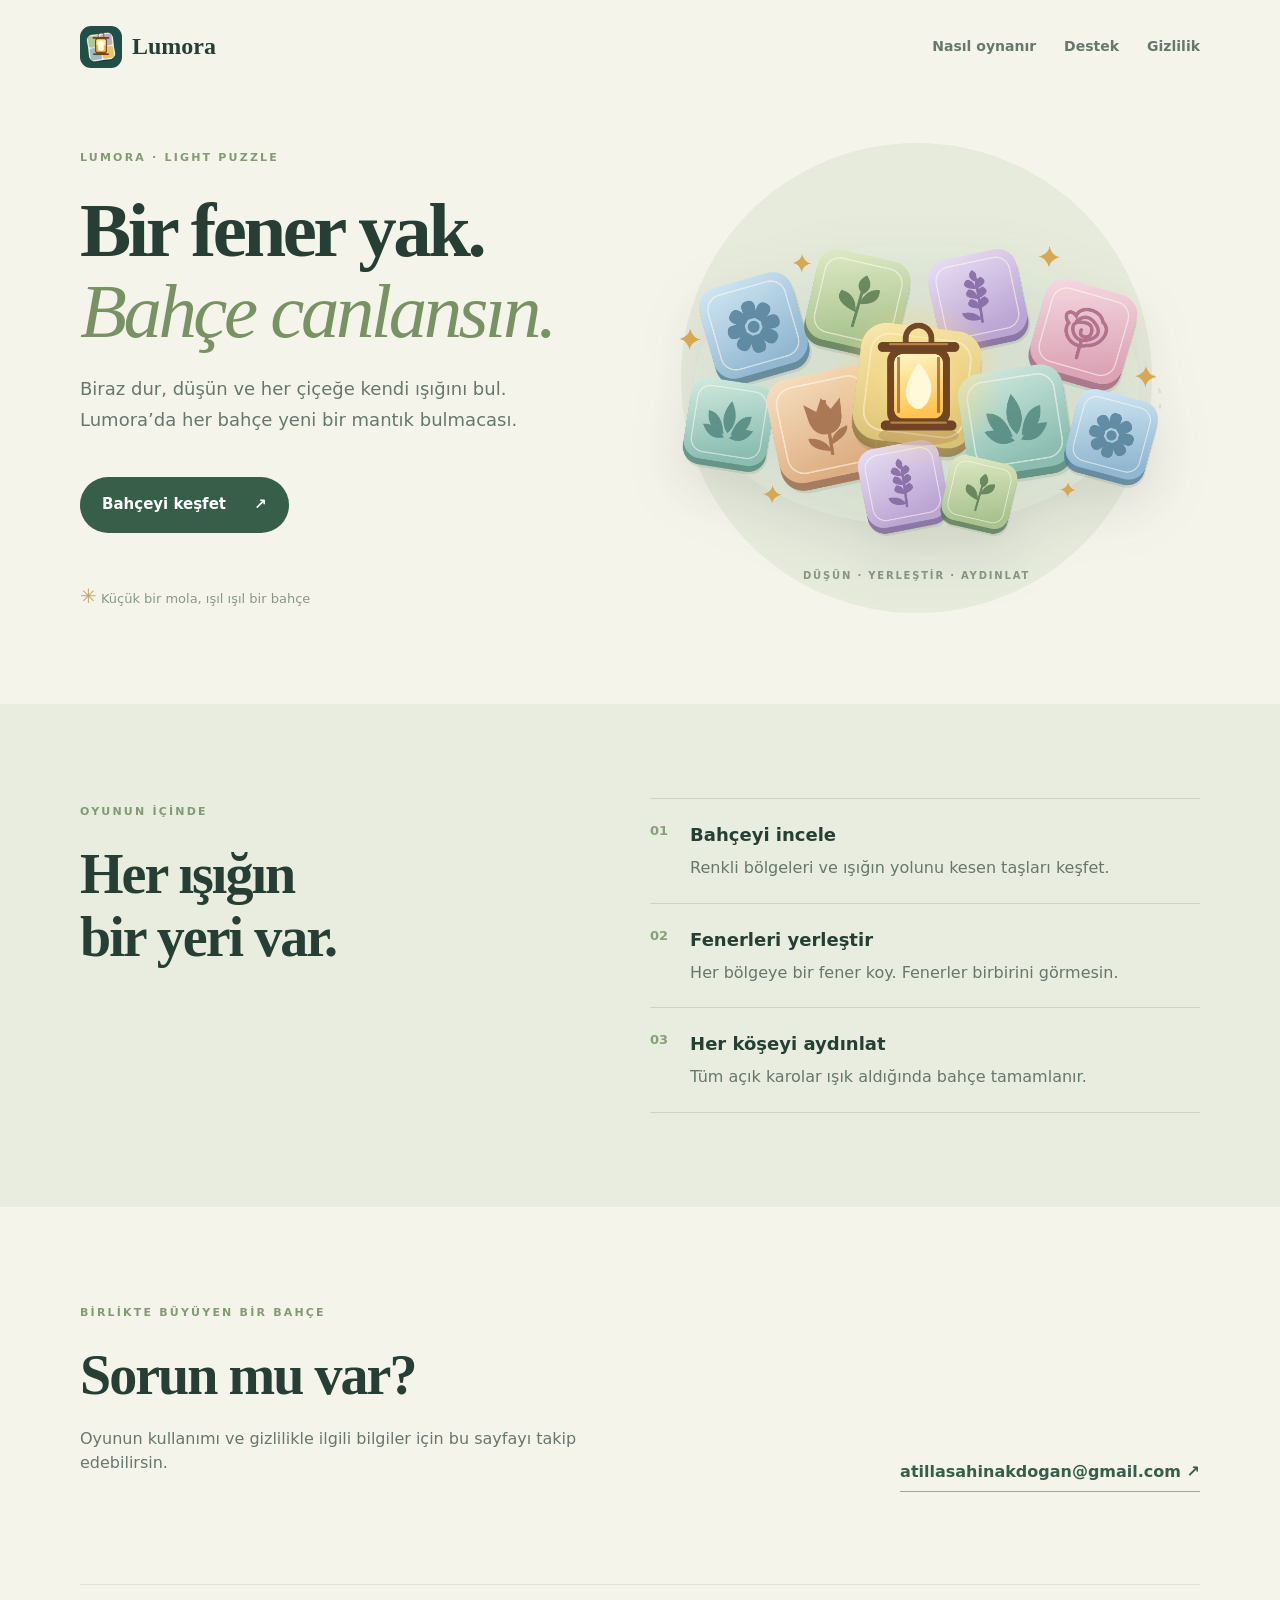
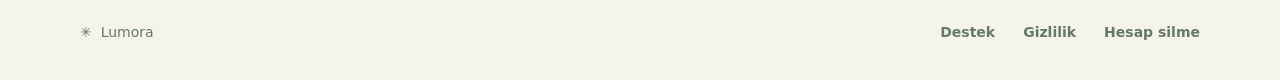
<file: index.html>
<!doctype html>
<html lang="tr">
<head>
  <meta name="google-site-verification" content="If65yyV09s82SnKf-W8G9yvYF4tGPejCx7Hy3o6BOTw">
  <meta charset="utf-8">
  <meta name="viewport" content="width=device-width, initial-scale=1">
  <meta name="theme-color" content="#f5f4eb">
  <meta name="description" content="Lumora, fenerlerle bir bahçeyi aydınlattığın sakin bir mantık bulmacası.">
  <link rel="icon" href="./icon.png">
  <link rel="stylesheet" href="./style.css">
  <title>Lumora · Light Puzzle</title>
</head>
<body>
  <header class="header wrap">
    <a class="brand" href="#home"><img src="./icon.png" alt=""><span>Lumora</span></a>
    <nav aria-label="Ana menü"><a href="#how">Nasıl oynanır</a><a href="#support">Destek</a><a href="./privacy.html">Gizlilik</a></nav>
  </header>
  <main id="home">
    <section class="hero wrap">
      <div class="intro">
        <span class="eyebrow">LUMORA · LIGHT PUZZLE</span>
        <h1>Bir fener yak.<br><em>Bahçe canlansın.</em></h1>
        <p>Biraz dur, düşün ve her çiçeğe kendi ışığını bul. Lumora’da her bahçe yeni bir mantık bulmacası.</p>
        <a class="button" href="#how">Bahçeyi keşfet <span aria-hidden="true">↗</span></a>
        <div class="hero-note"><span class="sparkle">✳</span> Küçük bir mola, ışıl ışıl bir bahçe</div>
      </div>
      <div class="hero-art" aria-label="Fener ve renkli çiçekli karolardan oluşan Lumora görseli">
        <div class="orb"></div><img src="./garden.png" alt="Renkli bahçe karolarının ortasında bir fener">
        <span class="art-label">DÜŞÜN · YERLEŞTİR · AYDINLAT</span>
      </div>
    </section>
    <section id="how" class="how">
      <div class="wrap how-grid">
        <div><span class="eyebrow">OYUNUN İÇİNDE</span><h2>Her ışığın<br>bir yeri var.</h2></div>
        <div class="steps">
          <article><span>01</span><div><h3>Bahçeyi incele</h3><p>Renkli bölgeleri ve ışığın yolunu kesen taşları keşfet.</p></div></article>
          <article><span>02</span><div><h3>Fenerleri yerleştir</h3><p>Her bölgeye bir fener koy. Fenerler birbirini görmesin.</p></div></article>
          <article><span>03</span><div><h3>Her köşeyi aydınlat</h3><p>Tüm açık karolar ışık aldığında bahçe tamamlanır.</p></div></article>
        </div>
      </div>
    </section>
    <section id="support" class="support wrap">
      <div><span class="eyebrow">BİRLİKTE BÜYÜYEN BİR BAHÇE</span><h2>Sorun mu var?</h2><p>Oyunun kullanımı ve gizlilikle ilgili bilgiler için bu sayfayı takip edebilirsin.</p></div>
      <a class="text-link" href="mailto:atillasahinakdogan@gmail.com">atillasahinakdogan@gmail.com <span aria-hidden="true">↗</span></a>
    </section>
  </main>
  <footer class="footer wrap"><span>✳ &nbsp;Lumora</span><div><a href="#support">Destek</a><a href="./privacy.html">Gizlilik</a><a href="./delete-account.html">Hesap silme</a></div></footer>
</body>
</html>
</file>
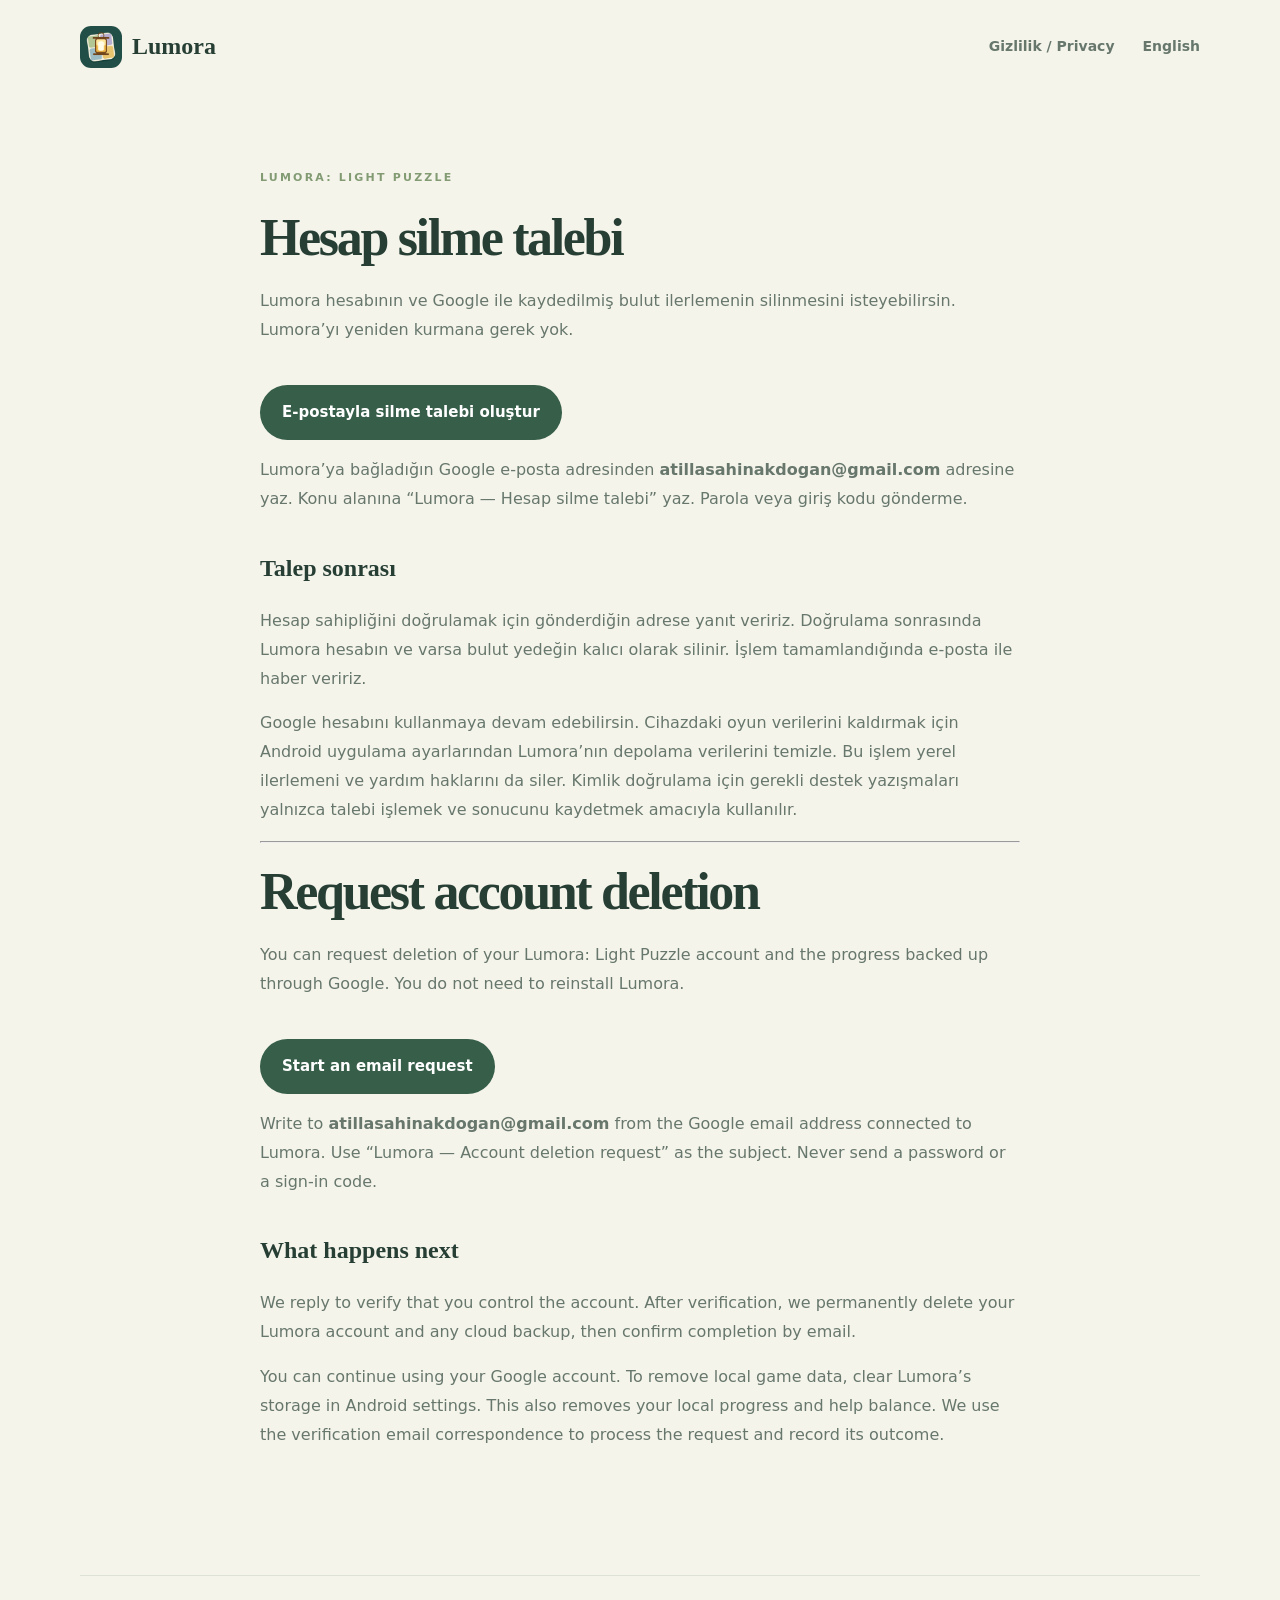
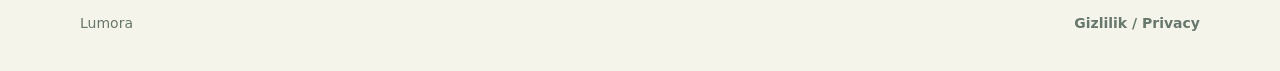
<file: delete-account.html>
<!doctype html>
<html lang="tr">
<head>
  <meta charset="utf-8">
  <meta name="viewport" content="width=device-width, initial-scale=1">
  <title>Hesap silme / Account deletion · Lumora</title>
  <link rel="icon" href="./icon.png">
  <link rel="stylesheet" href="./style.css">
</head>
<body>
  <header class="header wrap">
    <a class="brand" href="./"><img src="./icon.png" alt=""><span>Lumora</span></a>
    <nav aria-label="Sayfa bağlantıları"><a href="./privacy.html">Gizlilik / Privacy</a><a href="#en" lang="en">English</a></nav>
  </header>
  <main class="legal wrap">
    <section>
      <span class="eyebrow">LUMORA: LIGHT PUZZLE</span>
      <h1>Hesap silme talebi</h1>
      <p>Lumora hesabının ve Google ile kaydedilmiş bulut ilerlemenin silinmesini isteyebilirsin. Lumora’yı yeniden kurmana gerek yok.</p>
      <a class="button" href="mailto:atillasahinakdogan@gmail.com?subject=Lumora%20%E2%80%94%20Hesap%20silme%20talebi">E-postayla silme talebi oluştur</a>
      <p>Lumora’ya bağladığın Google e-posta adresinden <strong>atillasahinakdogan@gmail.com</strong> adresine yaz. Konu alanına “Lumora — Hesap silme talebi” yaz. Parola veya giriş kodu gönderme.</p>
      <h2>Talep sonrası</h2>
      <p>Hesap sahipliğini doğrulamak için gönderdiğin adrese yanıt veririz. Doğrulama sonrasında Lumora hesabın ve varsa bulut yedeğin kalıcı olarak silinir. İşlem tamamlandığında e-posta ile haber veririz.</p>
      <p>Google hesabını kullanmaya devam edebilirsin. Cihazdaki oyun verilerini kaldırmak için Android uygulama ayarlarından Lumora’nın depolama verilerini temizle. Bu işlem yerel ilerlemeni ve yardım haklarını da siler. Kimlik doğrulama için gerekli destek yazışmaları yalnızca talebi işlemek ve sonucunu kaydetmek amacıyla kullanılır.</p>
    </section>
    <hr>
    <section id="en" lang="en">
      <h1>Request account deletion</h1>
      <p>You can request deletion of your Lumora: Light Puzzle account and the progress backed up through Google. You do not need to reinstall Lumora.</p>
      <a class="button" href="mailto:atillasahinakdogan@gmail.com?subject=Lumora%20%E2%80%94%20Account%20deletion%20request">Start an email request</a>
      <p>Write to <strong>atillasahinakdogan@gmail.com</strong> from the Google email address connected to Lumora. Use “Lumora — Account deletion request” as the subject. Never send a password or a sign-in code.</p>
      <h2>What happens next</h2>
      <p>We reply to verify that you control the account. After verification, we permanently delete your Lumora account and any cloud backup, then confirm completion by email.</p>
      <p>You can continue using your Google account. To remove local game data, clear Lumora’s storage in Android settings. This also removes your local progress and help balance. We use the verification email correspondence to process the request and record its outcome.</p>
    </section>
  </main>
  <footer class="footer wrap"><span>Lumora</span><a href="./privacy.html">Gizlilik / Privacy</a></footer>
</body>
</html>
</file>
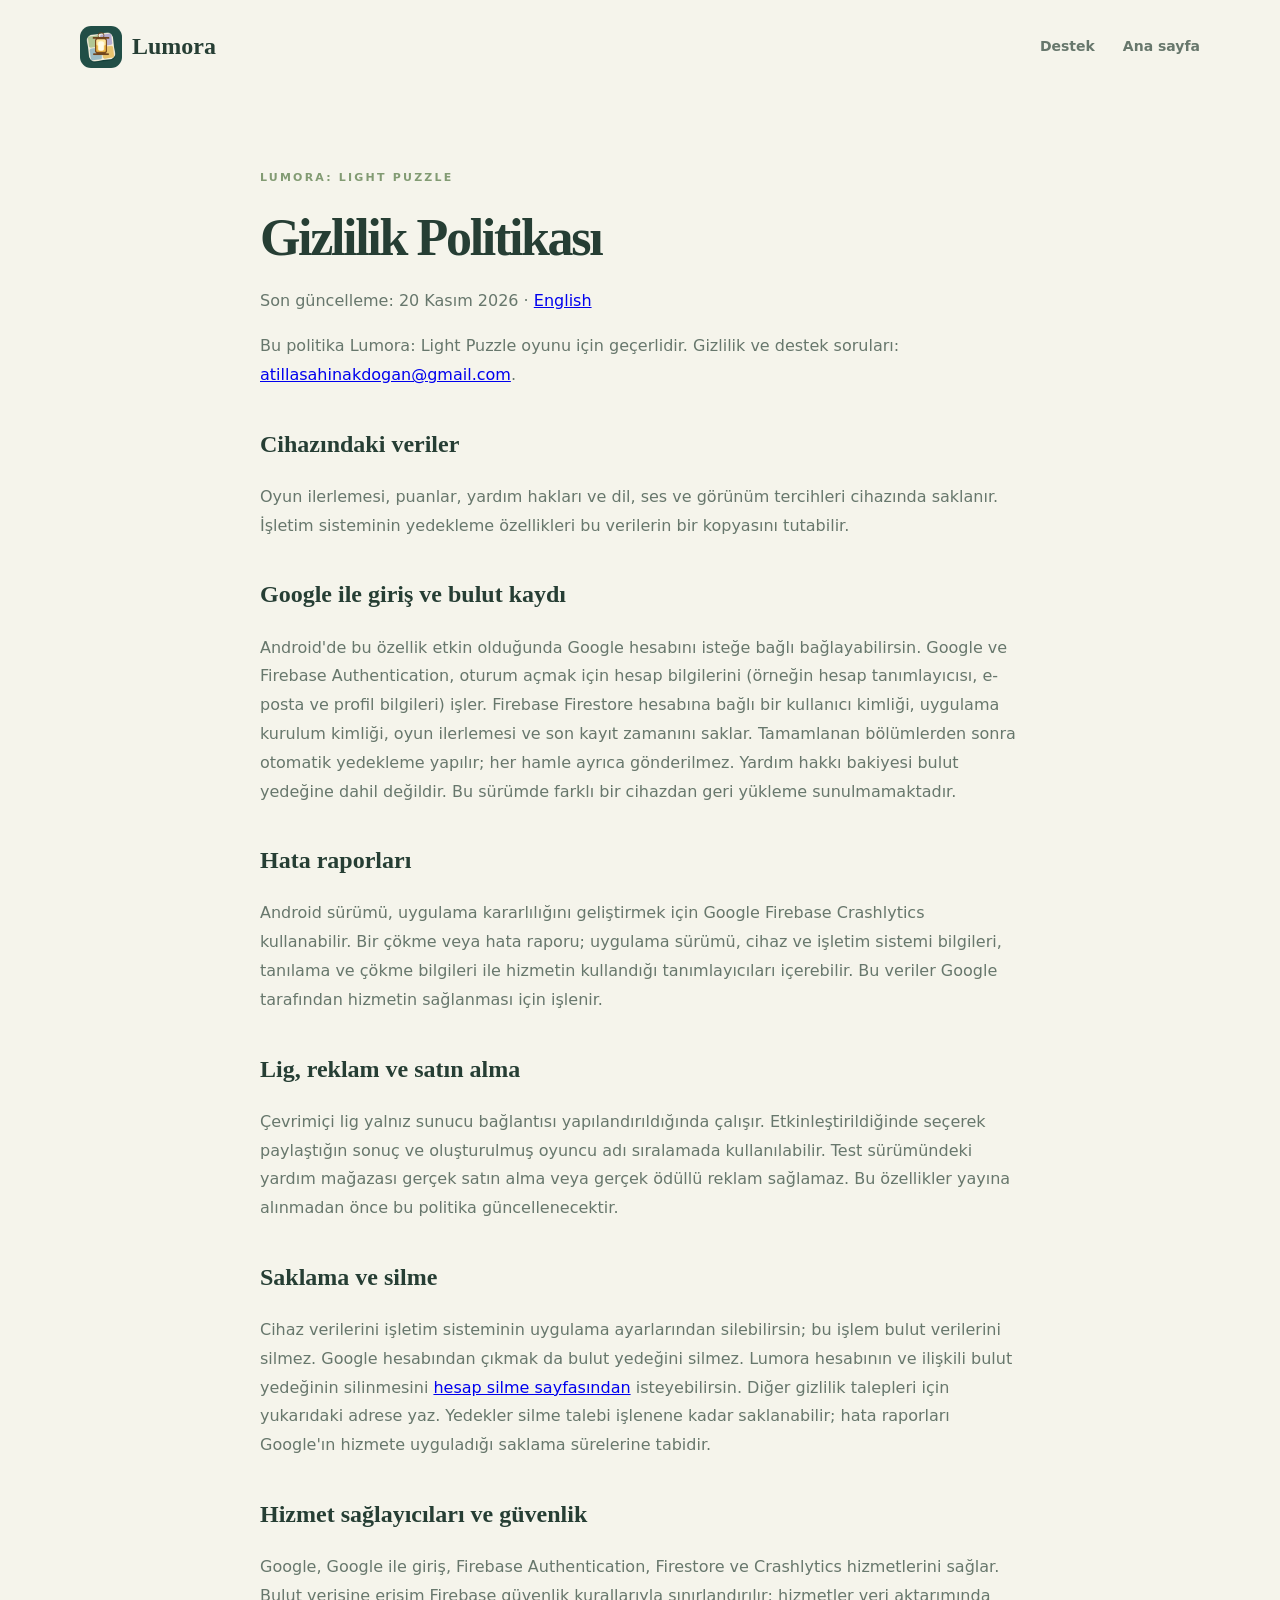
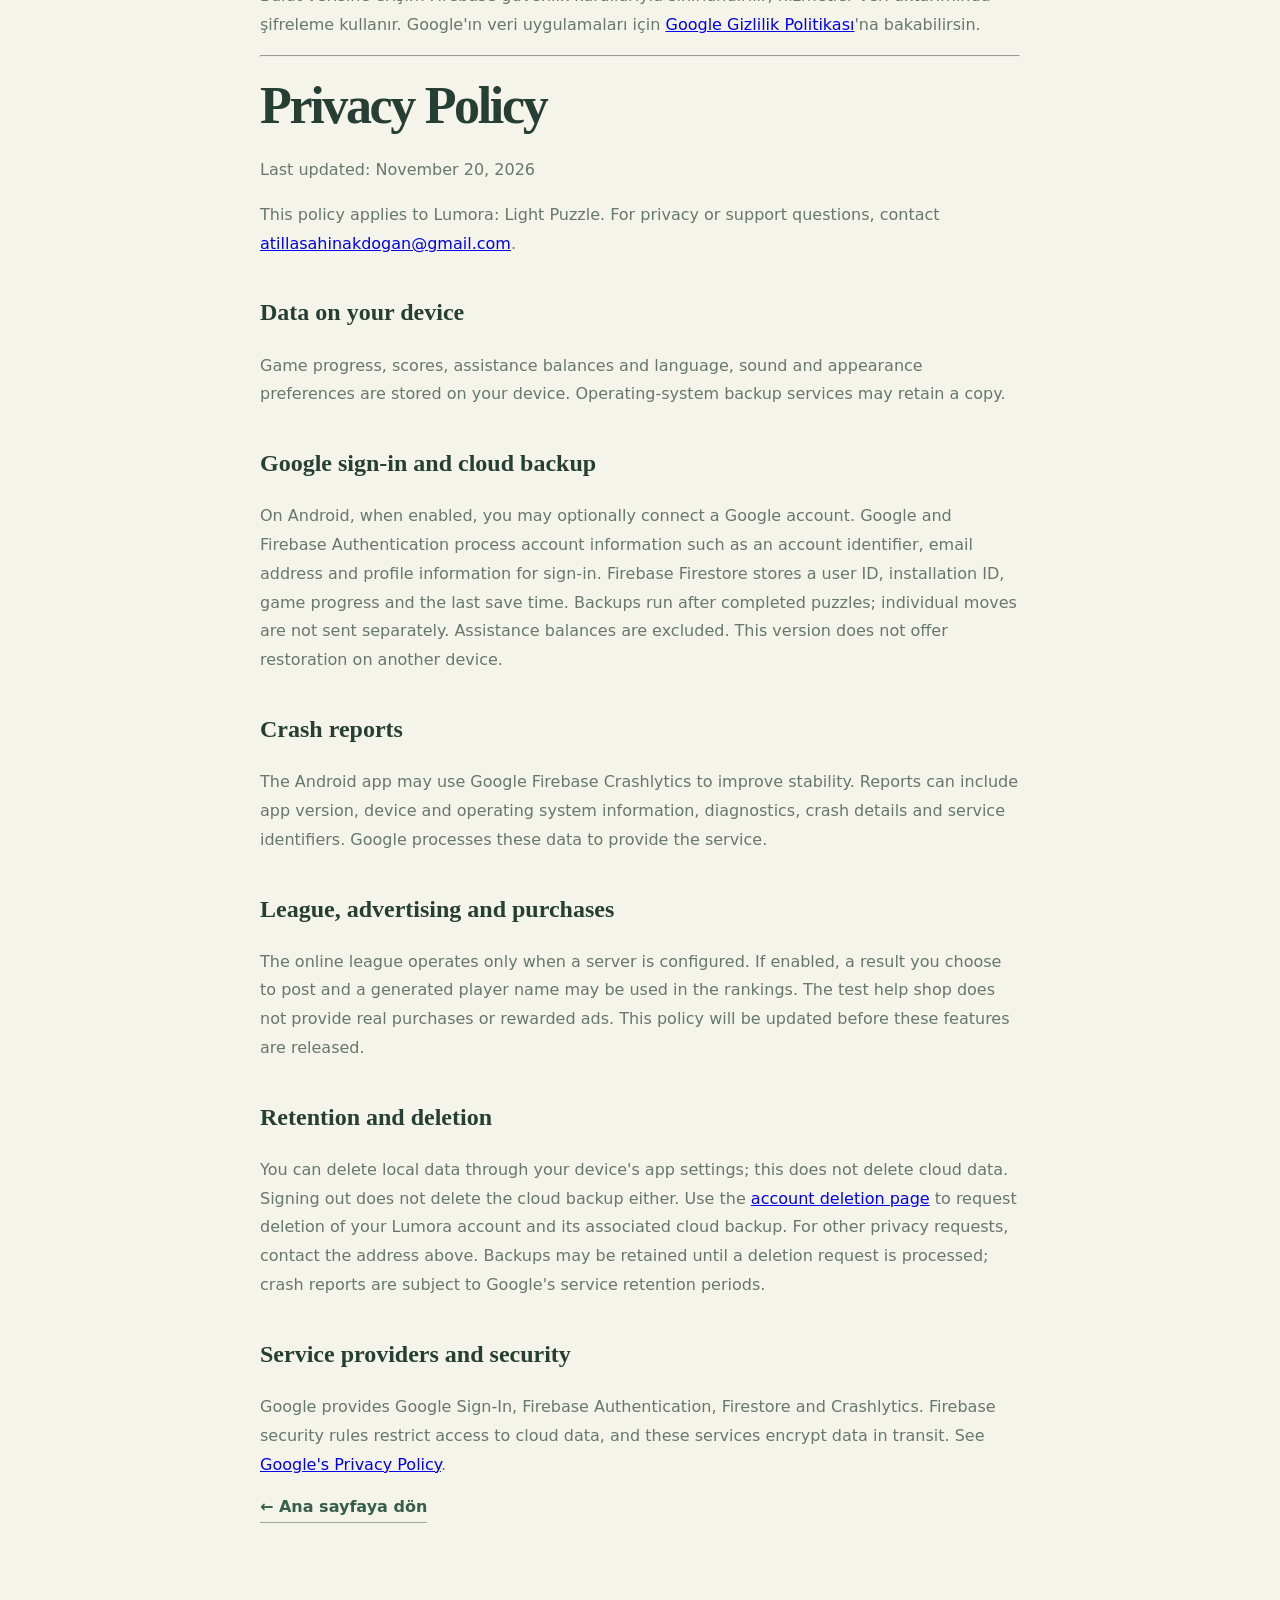
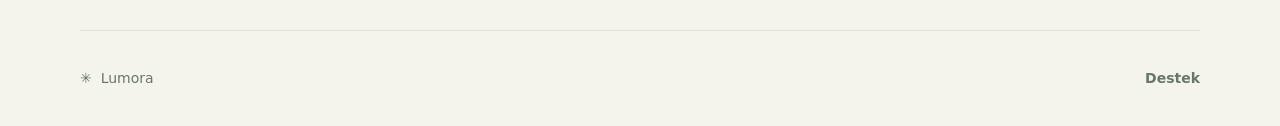
<file: privacy.html>
<!doctype html>
<html lang="tr"><head><meta charset="utf-8"><meta name="viewport" content="width=device-width, initial-scale=1"><link rel="icon" href="./icon.png"><link rel="stylesheet" href="./style.css"><title>Gizlilik Politikası / Privacy Policy · Lumora</title></head>
<body><header class="header wrap"><a class="brand" href="./"><img src="./icon.png" alt=""><span>Lumora</span></a><nav aria-label="Ana menü"><a href="./#support">Destek</a><a href="./">Ana sayfa</a></nav></header>
<main class="legal wrap"><span class="eyebrow">LUMORA: LIGHT PUZZLE</span><h1>Gizlilik Politikası</h1><p>Son güncelleme: 20 Kasım 2026 · <a href="#en">English</a></p>
<p>Bu politika Lumora: Light Puzzle oyunu için geçerlidir. Gizlilik ve destek soruları: <a href="mailto:atillasahinakdogan@gmail.com">atillasahinakdogan@gmail.com</a>.</p>
<h2>Cihazındaki veriler</h2><p>Oyun ilerlemesi, puanlar, yardım hakları ve dil, ses ve görünüm tercihleri cihazında saklanır. İşletim sisteminin yedekleme özellikleri bu verilerin bir kopyasını tutabilir.</p>
<h2>Google ile giriş ve bulut kaydı</h2><p>Android'de bu özellik etkin olduğunda Google hesabını isteğe bağlı bağlayabilirsin. Google ve Firebase Authentication, oturum açmak için hesap bilgilerini (örneğin hesap tanımlayıcısı, e-posta ve profil bilgileri) işler. Firebase Firestore hesabına bağlı bir kullanıcı kimliği, uygulama kurulum kimliği, oyun ilerlemesi ve son kayıt zamanını saklar. Tamamlanan bölümlerden sonra otomatik yedekleme yapılır; her hamle ayrıca gönderilmez. Yardım hakkı bakiyesi bulut yedeğine dahil değildir. Bu sürümde farklı bir cihazdan geri yükleme sunulmamaktadır.</p>
<h2>Hata raporları</h2><p>Android sürümü, uygulama kararlılığını geliştirmek için Google Firebase Crashlytics kullanabilir. Bir çökme veya hata raporu; uygulama sürümü, cihaz ve işletim sistemi bilgileri, tanılama ve çökme bilgileri ile hizmetin kullandığı tanımlayıcıları içerebilir. Bu veriler Google tarafından hizmetin sağlanması için işlenir.</p>
<h2>Lig, reklam ve satın alma</h2><p>Çevrimiçi lig yalnız sunucu bağlantısı yapılandırıldığında çalışır. Etkinleştirildiğinde seçerek paylaştığın sonuç ve oluşturulmuş oyuncu adı sıralamada kullanılabilir. Test sürümündeki yardım mağazası gerçek satın alma veya gerçek ödüllü reklam sağlamaz. Bu özellikler yayına alınmadan önce bu politika güncellenecektir.</p>
<h2>Saklama ve silme</h2><p>Cihaz verilerini işletim sisteminin uygulama ayarlarından silebilirsin; bu işlem bulut verilerini silmez. Google hesabından çıkmak da bulut yedeğini silmez. Lumora hesabının ve ilişkili bulut yedeğinin silinmesini <a href="./delete-account.html">hesap silme sayfasından</a> isteyebilirsin. Diğer gizlilik talepleri için yukarıdaki adrese yaz. Yedekler silme talebi işlenene kadar saklanabilir; hata raporları Google'ın hizmete uyguladığı saklama sürelerine tabidir.</p>
<h2>Hizmet sağlayıcıları ve güvenlik</h2><p>Google, Google ile giriş, Firebase Authentication, Firestore ve Crashlytics hizmetlerini sağlar. Bulut verisine erişim Firebase güvenlik kurallarıyla sınırlandırılır; hizmetler veri aktarımında şifreleme kullanır. Google'ın veri uygulamaları için <a href="https://policies.google.com/privacy">Google Gizlilik Politikası</a>'na bakabilirsin.</p>
<hr><section id="en" lang="en"><h1>Privacy Policy</h1><p>Last updated: November 20, 2026</p><p>This policy applies to Lumora: Light Puzzle. For privacy or support questions, contact <a href="mailto:atillasahinakdogan@gmail.com">atillasahinakdogan@gmail.com</a>.</p>
<h2>Data on your device</h2><p>Game progress, scores, assistance balances and language, sound and appearance preferences are stored on your device. Operating-system backup services may retain a copy.</p>
<h2>Google sign-in and cloud backup</h2><p>On Android, when enabled, you may optionally connect a Google account. Google and Firebase Authentication process account information such as an account identifier, email address and profile information for sign-in. Firebase Firestore stores a user ID, installation ID, game progress and the last save time. Backups run after completed puzzles; individual moves are not sent separately. Assistance balances are excluded. This version does not offer restoration on another device.</p>
<h2>Crash reports</h2><p>The Android app may use Google Firebase Crashlytics to improve stability. Reports can include app version, device and operating system information, diagnostics, crash details and service identifiers. Google processes these data to provide the service.</p>
<h2>League, advertising and purchases</h2><p>The online league operates only when a server is configured. If enabled, a result you choose to post and a generated player name may be used in the rankings. The test help shop does not provide real purchases or rewarded ads. This policy will be updated before these features are released.</p>
<h2>Retention and deletion</h2><p>You can delete local data through your device's app settings; this does not delete cloud data. Signing out does not delete the cloud backup either. Use the <a href="./delete-account.html#en">account deletion page</a> to request deletion of your Lumora account and its associated cloud backup. For other privacy requests, contact the address above. Backups may be retained until a deletion request is processed; crash reports are subject to Google's service retention periods.</p>
<h2>Service providers and security</h2><p>Google provides Google Sign-In, Firebase Authentication, Firestore and Crashlytics. Firebase security rules restrict access to cloud data, and these services encrypt data in transit. See <a href="https://policies.google.com/privacy">Google's Privacy Policy</a>.</p></section><a class="text-link" href="./">← Ana sayfaya dön</a></main><footer class="footer wrap"><span>✳ &nbsp;Lumora</span><a href="./#support">Destek</a></footer></body></html>
</file>
<file: style.css>
:root{color-scheme:light;--ink:#263e34;--muted:#67776c;--cream:#f5f4eb;--green:#365e49;--line:#dce2d5}*{box-sizing:border-box}html{scroll-behavior:smooth}body{margin:0;background:var(--cream);color:var(--ink);font-family:ui-sans-serif,system-ui,-apple-system,"Segoe UI",sans-serif;line-height:1.55}.wrap{width:min(1120px,calc(100% - 48px));margin:auto}.header{height:94px;display:flex;align-items:center;justify-content:space-between;gap:20px}.brand{display:flex;align-items:center;gap:10px;font-family:Georgia,serif;font-weight:700;font-size:24px;color:var(--ink);text-decoration:none}.brand img{width:42px;height:42px;border-radius:11px}.header nav,.footer div{display:flex;gap:28px}.header nav a,.footer a{font-size:14px;font-weight:600;color:var(--muted);text-decoration:none}.header a:hover,.footer a:hover{color:var(--green)}.hero{min-height:610px;display:grid;grid-template-columns:1fr 1.08fr;align-items:center;gap:28px;padding:48px 0 90px}.eyebrow{font-size:11px;font-weight:800;letter-spacing:.2em;color:#829b73}.intro h1,.legal h1{font-family:Georgia,serif;font-weight:600;letter-spacing:-.045em;font-size:clamp(48px,6vw,80px);line-height:1.05;margin:22px 0}.intro h1 em{font-weight:400;color:#789264}.intro p{max-width:450px;color:var(--muted);font-size:18px;line-height:1.7}.button{margin-top:24px;display:inline-flex;align-items:center;gap:28px;background:var(--green);padding:16px 22px;border-radius:999px;color:white;text-decoration:none;font-size:15px;font-weight:700}.hero-note{margin-top:48px;color:#899788;font-size:13px}.sparkle{font-size:20px;color:#c0a56e}.hero-art{position:relative;display:flex;align-items:center;justify-content:center;min-height:440px}.hero-art .orb{position:absolute;width:83%;aspect-ratio:1;border-radius:50%;background:#e7ebdc}.hero-art img{position:relative;z-index:1;width:100%;max-width:560px;filter:drop-shadow(0 22px 28px #35483c25)}.art-label{position:absolute;bottom:15px;font-size:10px;letter-spacing:.18em;font-weight:700;color:#879681}.how{background:#e8eddf;padding:94px 0}.how-grid{display:grid;grid-template-columns:1fr 1.1fr;gap:70px}.how h2,.support h2{font-family:Georgia,serif;font-size:clamp(36px,4.5vw,56px);line-height:1.12;letter-spacing:-.035em;margin:20px 0}.steps article{display:flex;gap:22px;padding:22px 0;border-bottom:1px solid #cad5c3}.steps article:first-child{border-top:1px solid #cad5c3}.steps article>span{color:#88a07b;font-size:13px;font-weight:700}.steps h3{margin:0;font-size:18px}.steps p{margin:7px 0 0;color:var(--muted)}.support{display:flex;justify-content:space-between;align-items:end;gap:30px;padding:92px 0}.support p{max-width:500px;color:var(--muted)}.text-link{color:var(--green);font-weight:700;text-decoration:none;border-bottom:1px solid #98ad94;padding-bottom:6px;white-space:nowrap}.footer{min-height:96px;border-top:1px solid var(--line);display:flex;align-items:center;justify-content:space-between;color:var(--muted);font-size:14px}.legal{max-width:760px;padding-top:70px;padding-bottom:110px}.legal h1{font-size:52px}.legal h2{margin-top:36px;font-family:Georgia,serif}.legal p{color:var(--muted);line-height:1.8}.draft{background:#efe7ce;border:1px solid #e5d6aa;border-radius:16px;padding:18px 22px}.draft p{margin:6px 0 0}a:focus-visible{outline:3px solid #bd9546;outline-offset:4px}@media(max-width:700px){.wrap{width:calc(100% - 36px)}.header{height:76px}.header nav{gap:14px}.header nav a{font-size:12px}.hero{display:flex;flex-direction:column;padding:36px 0 65px;min-height:0;gap:15px}.intro h1{font-size:48px}.intro p{font-size:16px}.hero-note{margin-top:28px}.hero-art{min-height:280px;width:100%}.hero-art .orb{width:75%}.hero-art img{max-width:400px}.art-label{bottom:0}.how{padding:65px 0}.how-grid{grid-template-columns:1fr;gap:14px}.support{padding:64px 0;align-items:flex-start;flex-direction:column}.footer{gap:16px}.footer div{gap:16px}.legal{padding-top:45px}.legal h1{font-size:42px}}
</file>
